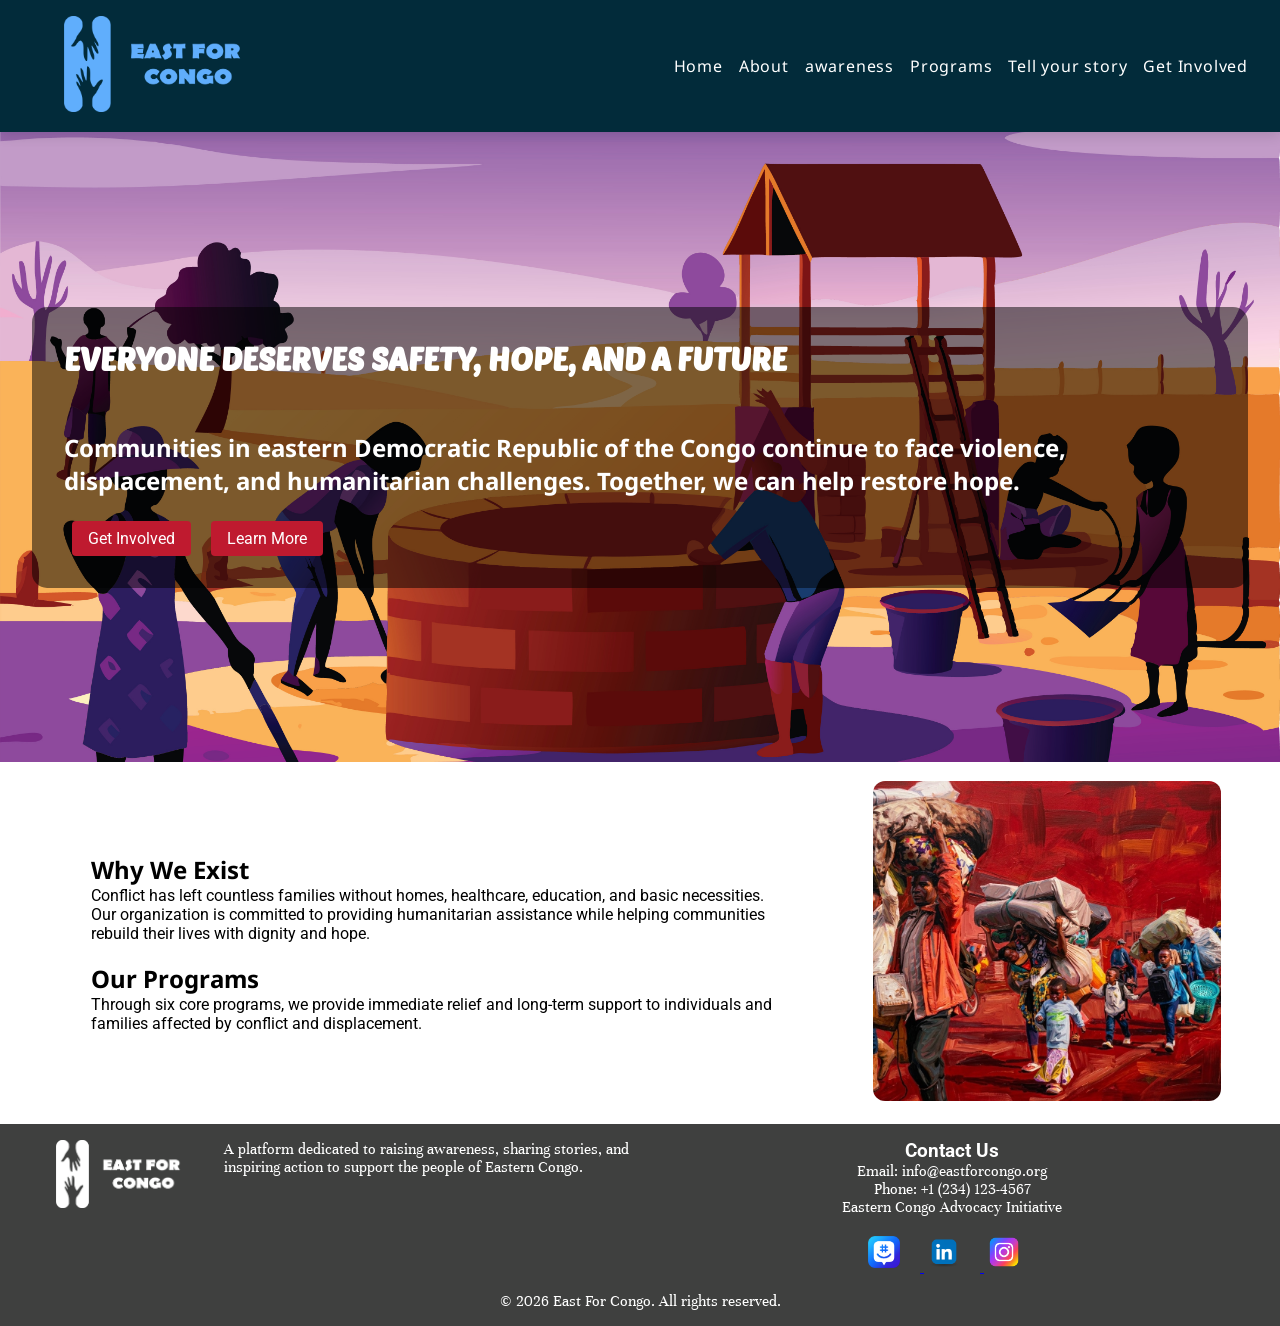
<file: index.html>
<!DOCTYPE html>
<html lang="en">
<head>
    <meta charset="UTF-8">
    <meta name="viewport" content="width=device-width, initial-scale=1.0">
    <link rel="stylesheet" href="css/style.css">
    
    <title>Home</title>
    <!-- Fonts: roboto, Noto sans, Unna static, Poetsen static and comorand -->
    <link rel="preconnect" href="https://fonts.googleapis.com">
    <link rel="preconnect" href="https://fonts.gstatic.com" crossorigin>
    <link href="https://fonts.googleapis.com/css2?family=Cormorant+Garamond:ital,wght@0,300..700;1,300..700&family=Noto+Sans:ital,wght@0,100..900;1,100..900&family=Poetsen+One&family=Roboto:ital,wght@0,100..900;1,100..900&family=Unna:ital,wght@0,400;0,700;1,400;1,700&display=swap" rel="stylesheet">
    
    <!-- Font Awesome -->
    <link rel="stylesheet" href="https://cdnjs.cloudflare.com/ajax/libs/font-awesome/4.7.0/css/font-awesome.min.css">

    <!-- Favicon -->
    <link rel="icon" type="image/png" href="/images/icons/favicon/favicon-96x96.png" sizes="96x96" />
    <link rel="icon" type="image/svg+xml" href="/images/icons/favicon/favicon.svg" />
    <link rel="shortcut icon" href="/images/icons/favicon/favicon.ico" />
    <link rel="apple-touch-icon" sizes="180x180" href="/images/icons/favicon/apple-touch-icon.png" />
    <link rel="manifest" href="/images/icons/favicon/site.webmanifest" />
</head>


<body>
    <header>
        <div class="logo">
           
            <a href="index.html" >
                 <img src="images/logo-EastForCongo bigScreen.png" alt="logo-EastForCongo">
            </a>
        </div>

        <nav>
            <ul id="links">
                <li><a href="index.html">Home</a></li>
                <li><a href="about.html">About</a></li>
                <li><a href="awareness.html">awareness</a></li>
                <li><a href="programs.html">Programs</a></li>
                <li><a href="tell_your_story.html">Tell your story</a></li>
                <li><a href="get_involved.html">Get Involved</a></li>
                
                
            </ul>
        </nav>
        <button class="hamburger" onclick="toggleMenu()">
            &#9776;
        </button>
    </header>

    <main>
        <section id="hero">
            <!-- Hero Section -->
            <div class="hero-content">

                <h1>
                    EVERYONE DESERVES SAFETY, HOPE, AND A FUTURE <br><br>
                </h1>
                <h2>
                   Communities in eastern Democratic Republic of the Congo continue to face violence, displacement, 
                   and humanitarian challenges. Together, we can help restore hope.  
                </h2>

                <div class="hero-buttons">
                    <a href="get_involved.html" class="btn primary">Get Involved</a>
                    <a href="about.html" class="btn secondary">Learn More</a>
                </div>
            </div>
        </section>

        
        <section id="section1-home">

            <div class="home-intro">

                <div class="intro-text">
                    <h2>Why We Exist</h2>

                    <p>
                        Conflict has left countless families without homes, healthcare,
                        education, and basic necessities. Our organization is committed
                        to providing humanitarian assistance while helping communities
                        rebuild their lives with dignity and hope.
                    </p>

                    <br>
                    <h2>Our Programs</h2>
                    

                    <p>
                        Through six core programs, we provide immediate relief and long-term
                        support to individuals and families affected by conflict and displacement.
                    </p>

        
                </div>

                <div class="intro-image">
                    <img src="images/img-homePage.jpg" alt="image displaced families">
                </div>

            </div>

        </section>
        

        <section id="services">
            <!-- Services -->
        </section>

    </main>
    <footer>

        <div class="footer-top">
            <div class="logo-footer">
                <a href="index.html" >
                    <img src="images/logo-eastForCongo-footer.png" alt="logo-EastForCongo" >
                </a>
                <p>A platform dedicated to raising awareness, sharing stories, and inspiring action to support the people of Eastern Congo.</p>
            </div>



            <div class="footer-content">
                <h3>Contact Us</h3>
                <p>Email: info@eastforcongo.org</p>
                <p>Phone: +1 (234) 123-4567</p>
                <p>Eastern Congo Advocacy Initiative</p>
                <a  href="https://groupme.com/contact/125935137/svjpWEwQ " target="_blank" >
                    <img src="images/icons/icon-groupme.png" alt="groupme">
                </a>
                <a  href="https://www.linkedin.com/in/jack-lundula-90a9b42b9?utm_source=share_via&utm_content=profile&utm_medium=member_android" target="_blank" >
                    <img src="images/icons/icon-linkedin.png" alt="LinkedIn">
                </a>
                <a  href="https://www.instagram.com/jacklundula?igsh=ejhsaGdvanRibnly " target="_blank" >
                    <img src="images/icons/icon-instagram.png" alt="Instagram">
                </a>
                
            </div>
        </div>


        <div class="footer-bottom">
            <p>&copy; 2026 East For Congo. All rights reserved.</p>
        </div>
    </footer>
    <script src="js/script.js"></script>
</body>

</html>
</file>
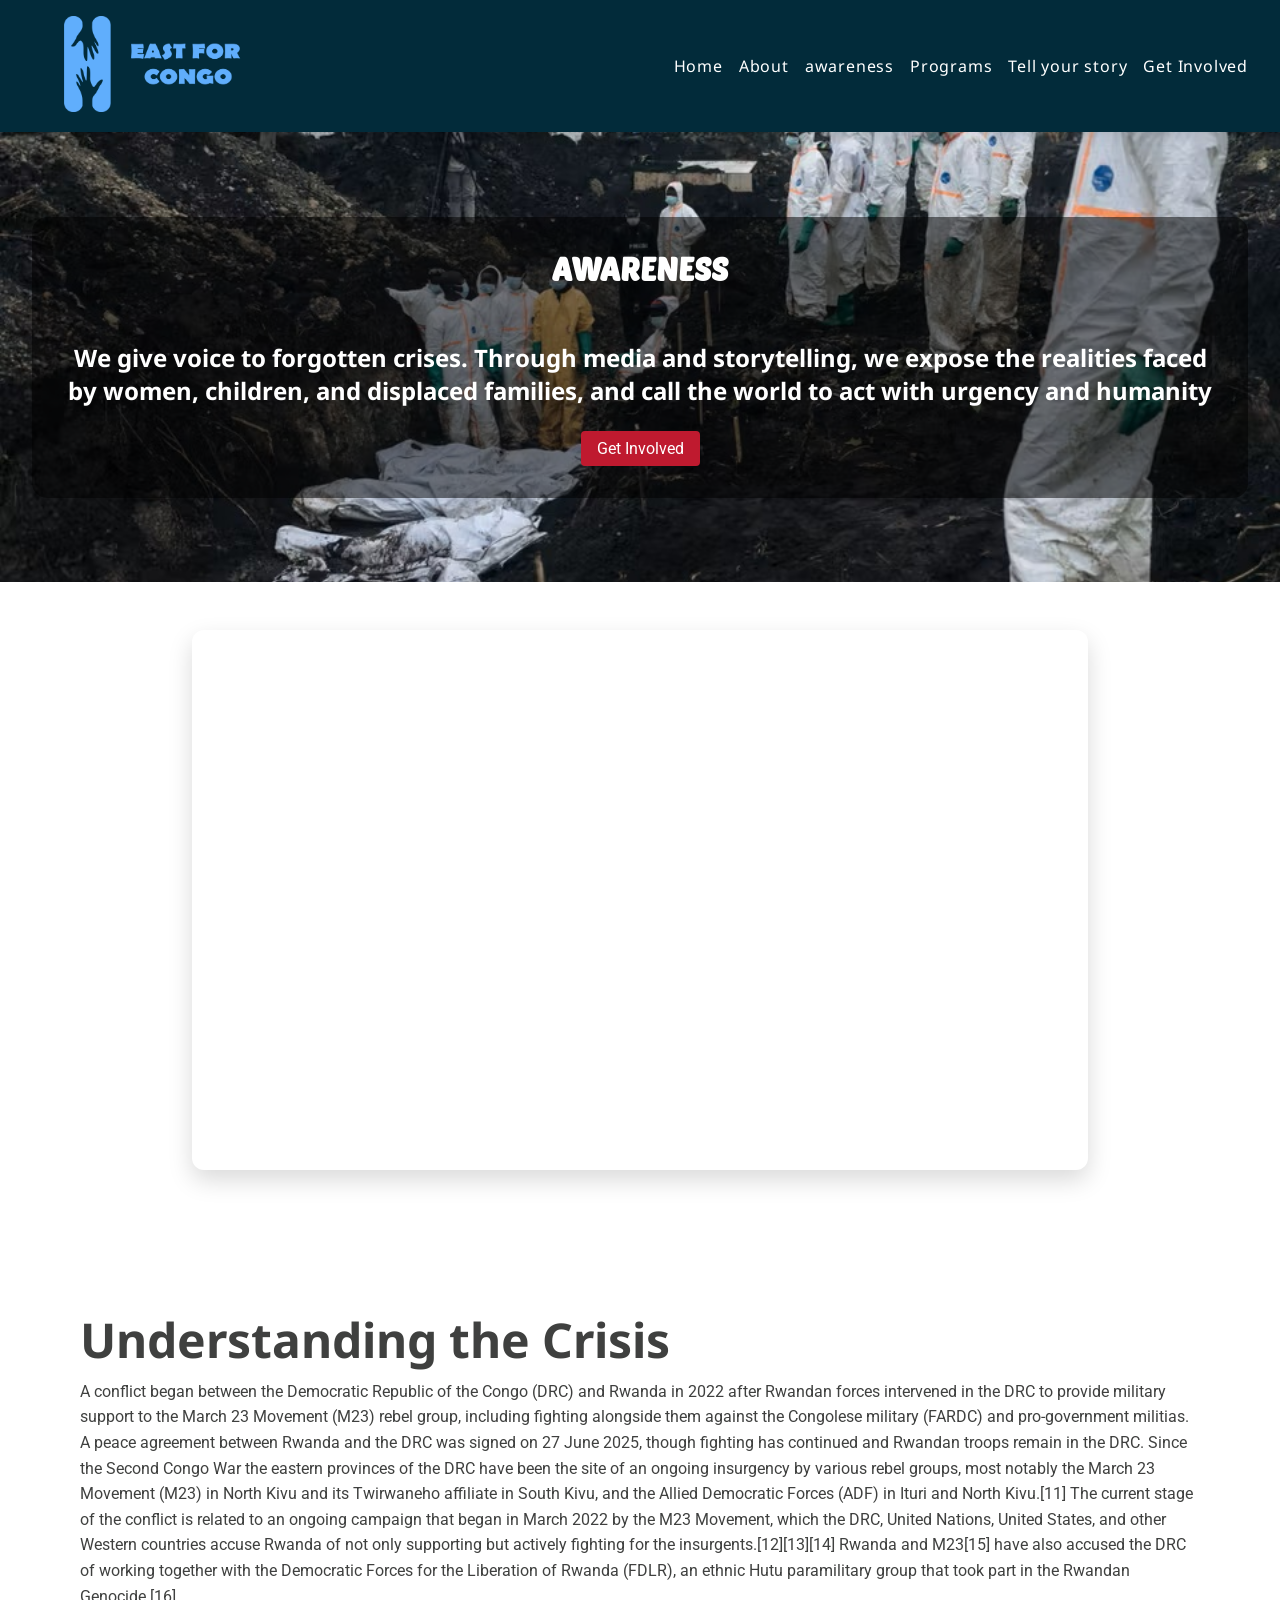
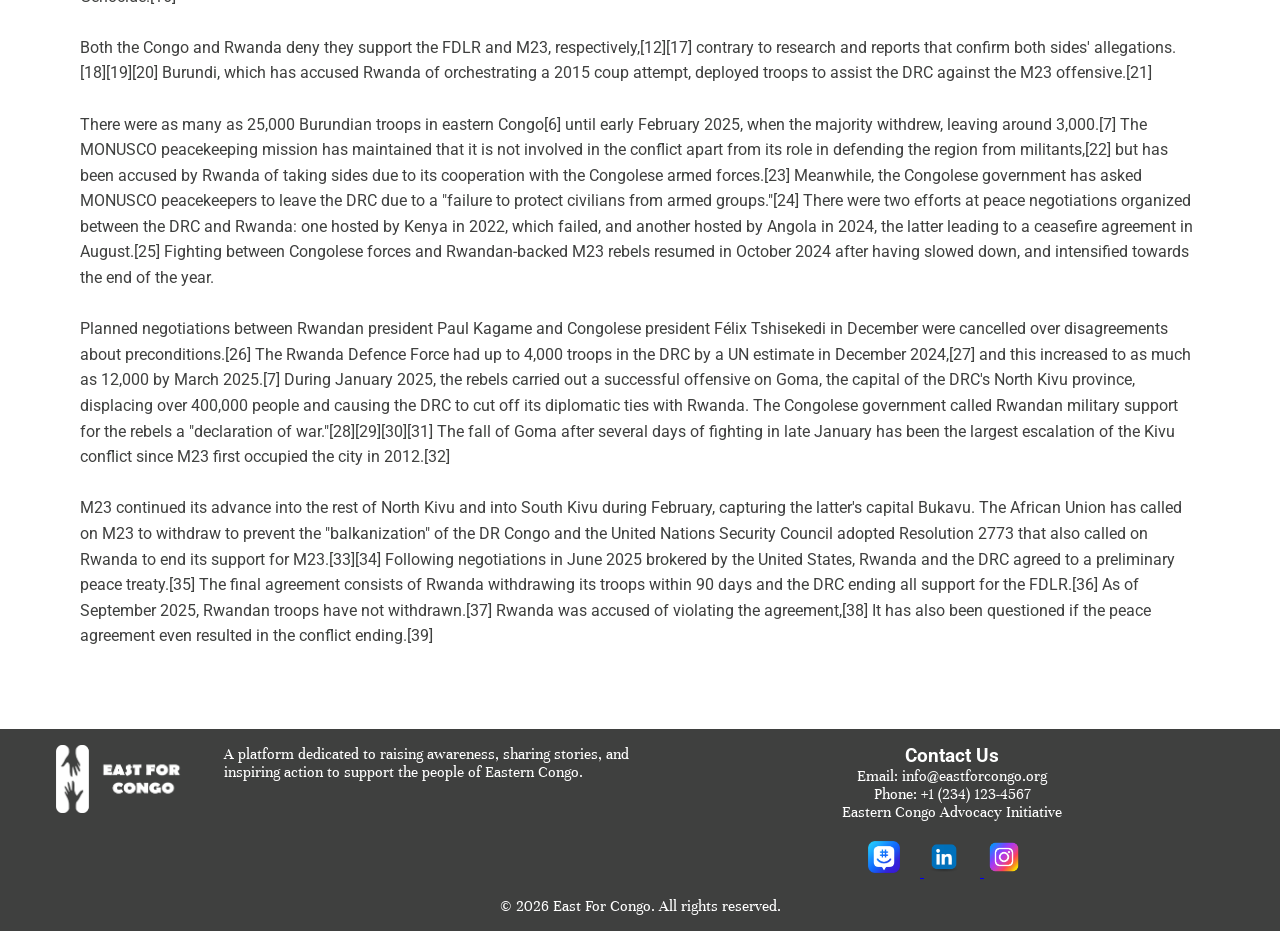
<file: awareness.html>
<!DOCTYPE html>
<html lang="en">
<head>
    <meta charset="UTF-8">
    <meta name="viewport" content="width=device-width, initial-scale=1.0">
    <link rel="stylesheet" href="css/style.css">
    
    <title>Awareness</title>
    
    <!-- Fonts: roboto, Noto sans, Unna static, Poetsen static and comorand -->
    <link rel="preconnect" href="https://fonts.googleapis.com">
    <link rel="preconnect" href="https://fonts.gstatic.com" crossorigin>
    <link href="https://fonts.googleapis.com/css2?family=Cormorant+Garamond:ital,wght@0,300..700;1,300..700&family=Noto+Sans:ital,wght@0,100..900;1,100..900&family=Poetsen+One&family=Roboto:ital,wght@0,100..900;1,100..900&family=Unna:ital,wght@0,400;0,700;1,400;1,700&display=swap" rel="stylesheet">
    

    <!-- Favicon -->
    <link rel="icon" type="image/png" href="/images/icons/favicon/favicon-96x96.png" sizes="96x96" />
    <link rel="icon" type="image/svg+xml" href="/images/icons/favicon/favicon.svg" />
    <link rel="shortcut icon" href="/images/icons/favicon/favicon.ico" />
    <link rel="apple-touch-icon" sizes="180x180" href="/images/icons/favicon/apple-touch-icon.png" />
    <link rel="manifest" href="/images/icons/favicon/site.webmanifest" />

</head>


<body>
    <header>
        <div class="logo">
           
            <a href="index.html" >
                 <img src="images/logo-EastForCongo bigScreen.png" alt="logo-EastForCongo">
            </a>
        </div>

        <nav>
            <ul id="links">
                <li><a href="index.html">Home</a></li>
                <li><a href="about.html">About</a></li>
                <li><a href="awareness.html">awareness</a></li>
                <li><a href="programs.html">Programs</a></li>
                <li><a href="tell_your_story.html">Tell your story</a></li>
                <li><a href="get_involved.html">Get Involved</a></li>
            </ul>
        </nav>
        <button class="hamburger" onclick="toggleMenu()">
        &#9776;
        </button>
    </header>

    <main>
        <section id="hero-awareness">
            <!-- Hero Section -->
            <div class="hero-content">

                <h1>
                    AWARENESS<br><br>
                </h1>

                <h2>
                    We give voice to forgotten crises. 
                    Through media and storytelling, we expose the realities faced by women,
                    children, and displaced families, and call the world to act with urgency and humanity
                </h2>

                <div class="hero-buttons">
                    <a href="get_involved.html" class="btn primary">Get Involved</a>
                    
                </div>
            </div>
        </section>

        <section id="section1-awareness">
            <div class="video-clip">
                <iframe
                    src="https://www.youtube.com/embed/D9cvDyvNmlE?start=109"
                    title="Awareness Video"
                    frameborder="0"
                    allow="accelerometer; autoplay; clipboard-write; encrypted-media; gyroscope; picture-in-picture; web-share"
                    allowfullscreen>
                </iframe>
            </div>
           

        </section>

        <section id="section2-awareness">
            <article>
                <h2>Understanding the Crisis</h2>
                <p>A conflict began between the Democratic Republic of the Congo (DRC) and Rwanda in 2022 after Rwandan forces intervened in the DRC to provide military support to the March 23 Movement (M23) rebel group, including fighting alongside them against the Congolese military (FARDC) and pro-government militias. A peace agreement between Rwanda and the DRC was signed on 27 June 2025, though fighting has continued and Rwandan troops remain in the DRC.

                    Since the Second Congo War the eastern provinces of the DRC have been the site of an ongoing insurgency by various rebel groups, most notably the March 23 Movement (M23) in North Kivu and its Twirwaneho affiliate in South Kivu, and the Allied Democratic Forces (ADF) in Ituri and North Kivu.[11] The current stage of the conflict is related to an ongoing campaign that began in March 2022 by the M23 Movement, which the DRC, United Nations, United States, and other Western countries accuse Rwanda of not only supporting but actively fighting for the insurgents.[12][13][14] Rwanda and M23[15] have also accused the DRC of working together with the Democratic Forces for the Liberation of Rwanda (FDLR), an ethnic Hutu paramilitary group that took part in the Rwandan Genocide.[16]<br><br> Both the Congo and Rwanda deny they support the FDLR and M23, respectively,[12][17] contrary to research and reports that confirm both sides' allegations.[18][19][20]

                    Burundi, which has accused Rwanda of orchestrating a 2015 coup attempt, deployed troops to assist the DRC against the M23 offensive.[21] <br><br> There were as many as 25,000 Burundian troops in eastern Congo[6] until early February 2025, when the majority withdrew, leaving around 3,000.[7] The MONUSCO peacekeeping mission has maintained that it is not involved in the conflict apart from its role in defending the region from militants,[22] but has been accused by Rwanda of taking sides due to its cooperation with the Congolese armed forces.[23] Meanwhile, the Congolese government has asked MONUSCO peacekeepers to leave the DRC due to a "failure to protect civilians from armed groups."[24]

                    There were two efforts at peace negotiations organized between the DRC and Rwanda: one hosted by Kenya in 2022, which failed, and another hosted by Angola in 2024, the latter leading to a ceasefire agreement in August.[25] Fighting between Congolese forces and Rwandan-backed M23 rebels resumed in October 2024 after having slowed down, and intensified towards the end of the year.<br><br> Planned negotiations between Rwandan president Paul Kagame and Congolese president Félix Tshisekedi in December were cancelled over disagreements about preconditions.[26] The Rwanda Defence Force had up to 4,000 troops in the DRC by a UN estimate in December 2024,[27] and this increased to as much as 12,000 by March 2025.[7]

                    During January 2025, the rebels carried out a successful offensive on Goma, the capital of the DRC's North Kivu province, displacing over 400,000 people and causing the DRC to cut off its diplomatic ties with Rwanda. The Congolese government called Rwandan military support for the rebels a "declaration of war."[28][29][30][31] The fall of Goma after several days of fighting in late January has been the largest escalation of the Kivu conflict since M23 first occupied the city in 2012.[32]<br><br> M23 continued its advance into the rest of North Kivu and into South Kivu during February, capturing the latter's capital Bukavu. The African Union has called on M23 to withdraw to prevent the "balkanization" of the DR Congo and the United Nations Security Council adopted Resolution 2773 that also called on Rwanda to end its support for M23.[33][34] Following negotiations in June 2025 brokered by the United States, Rwanda and the DRC agreed to a preliminary peace treaty.[35] The final agreement consists of Rwanda withdrawing its troops within 90 days and the DRC ending all support for the FDLR.[36] As of September 2025, Rwandan troops have not withdrawn.[37] Rwanda was accused of violating the agreement,[38] It has also been questioned if the peace agreement even resulted in the conflict ending.[39]</p>
            </article>
        </section>

    </main>
    <footer>

        <div class="footer-top">
            <div class="logo-footer">
                <a href="index.html" >
                    <img src="images/logo-eastForCongo-footer.png" alt="logo-EastForCongo" >
                </a>
                <p>A platform dedicated to raising awareness, sharing stories, and inspiring action to support the people of Eastern Congo.</p>
            </div>



            <div class="footer-content">
                <h3>Contact Us</h3>
                <p>Email: info@eastforcongo.org</p>
                <p>Phone: +1 (234) 123-4567</p>
                <p>Eastern Congo Advocacy Initiative</p>
                <a  href="https://groupme.com/contact/125935137/svjpWEwQ " target="_blank" >
                    <img src="images/icons/icon-groupme.png" alt="groupme">
                </a>
                <a  href="https://www.linkedin.com/in/jack-lundula-90a9b42b9?utm_source=share_via&utm_content=profile&utm_medium=member_android" target="_blank" >
                    <img src="images/icons/icon-linkedin.png" alt="LinkedIn">
                </a>
                <a  href="https://www.instagram.com/jacklundula?igsh=ejhsaGdvanRibnly " target="_blank" >
                    <img src="images/icons/icon-instagram.png" alt="Instagram">
                </a>
                
            </div>
        </div>


        <div class="footer-bottom">
            <p>&copy; 2026 East For Congo. All rights reserved.</p>
        </div>
    </footer>
    <script src="js/script.js"></script>
</body>

</html>
</file>
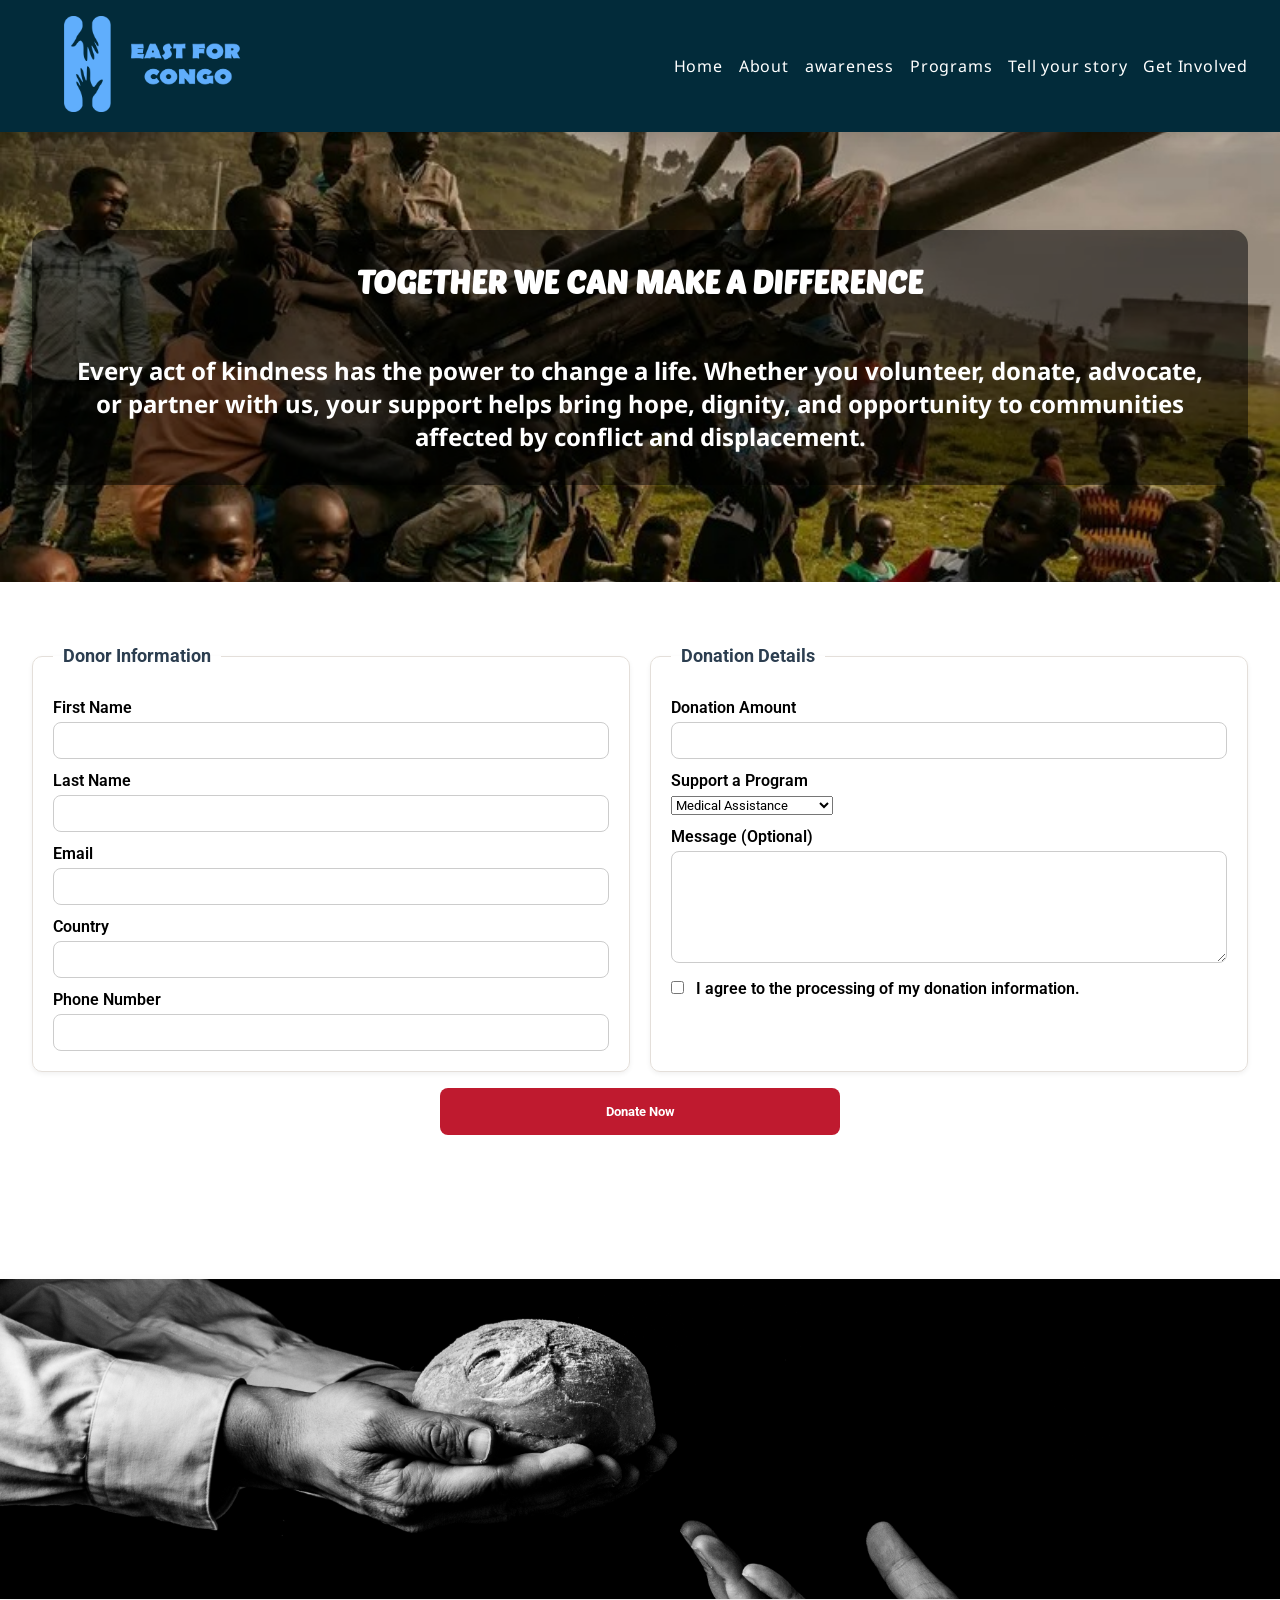
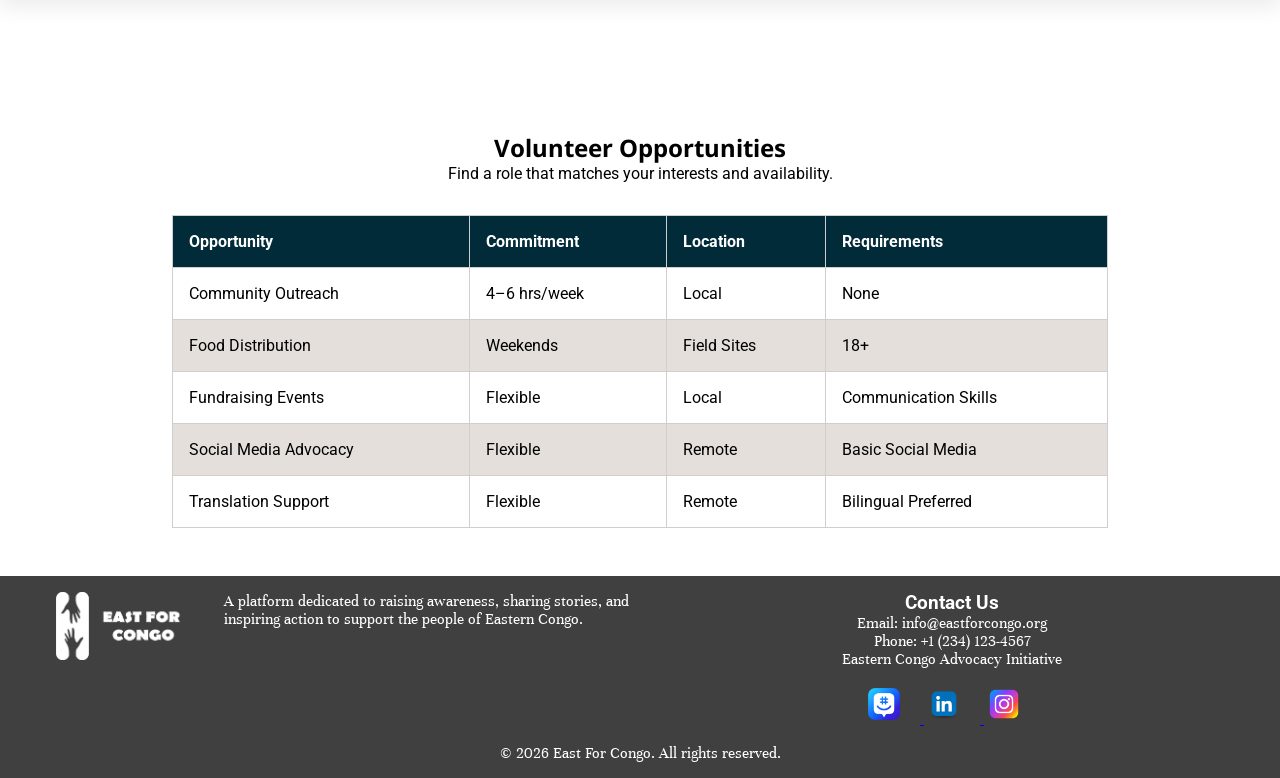
<file: get_involved.html>
<!DOCTYPE html>
<html lang="en">
<head>
    <meta charset="UTF-8">
    <meta name="viewport" content="width=device-width, initial-scale=1.0">
    <link rel="stylesheet" href="css/style.css">
    
    <title>Get Involved</title>
    <!-- Fonts: roboto, Noto sans, Unna static, Poetsen static and comorand -->
    <link rel="preconnect" href="https://fonts.googleapis.com">
    <link rel="preconnect" href="https://fonts.gstatic.com" crossorigin>
    <link href="https://fonts.googleapis.com/css2?family=Cormorant+Garamond:ital,wght@0,300..700;1,300..700&family=Noto+Sans:ital,wght@0,100..900;1,100..900&family=Poetsen+One&family=Roboto:ital,wght@0,100..900;1,100..900&family=Unna:ital,wght@0,400;0,700;1,400;1,700&display=swap" rel="stylesheet">
    <!-- Favicon -->
    <link rel="icon" type="image/png" href="/images/icons/favicon/favicon-96x96.png" sizes="96x96" />
    <link rel="icon" type="image/svg+xml" href="/images/icons/favicon/favicon.svg" />
    <link rel="shortcut icon" href="/images/icons/favicon/favicon.ico" />
    <link rel="apple-touch-icon" sizes="180x180" href="/images/icons/favicon/apple-touch-icon.png" />
    <link rel="manifest" href="/images/icons/favicon/site.webmanifest" />
</head>


<body>
    <header>
        <div class="logo">
           
            <a href="index.html" >
                 <img src="images/logo-EastForCongo bigScreen.png" alt="logo-EastForCongo" >
            </a>
        </div>

        <nav>
            <ul id="links">
                <li><a href="index.html">Home</a></li>
                <li><a href="about.html">About</a></li>
                <li><a href="awareness.html">awareness</a></li>
                <li><a href="programs.html">Programs</a></li>
                <li><a href="tell_your_story.html">Tell your story</a></li>
                <li><a href="get_involved.html">Get Involved</a></li>
            </ul>
        </nav>
        <button class="hamburger" onclick="toggleMenu()">
        &#9776;
        </button>
    </header>

    <main>
        <section id="hero-get-involved">
            <!-- Hero Section -->
            <div class="hero-content">

                <h1>
                    TOGETHER WE CAN MAKE A DIFFERENCE <br><br>
                </h1>
                <h2>
                    Every act of kindness has the power to change a life. Whether you volunteer, donate, advocate, or partner with us,
                    your support helps bring hope, dignity, and opportunity to communities affected by conflict and displacement.
                </h2>

            </div>
        </section>

        

        <section id="section1-get-involved">

            <form action="#" method="post">

                <div class="form-grid">

                    <!-- Personal Information -->
                    <fieldset class="left">

                        <legend>Donor Information</legend>

                        <label for="firstName">First Name</label>
                        <input type="text" id="firstName" name="firstName" required>

                        <label for="lastName">Last Name</label>
                        <input type="text" id="lastName" name="lastName" required>

                        <label for="email">Email</label>
                        <input type="email" id="email" name="email" required>

                        <label for="country">Country</label>
                        <input type="text" id="country" name="country">

                        <label for="phone">Phone Number</label>
                        <input type="tel" id="phone" name="phone">

                    </fieldset>

                    <!-- Donation Details -->
                    <fieldset class="right">

                        <legend>Donation Details</legend>

                        <label for="amount">Donation Amount</label>
                        <input type="number" id="amount" name="amount" min="1" required>

                        <label for="program">Support a Program</label>
                        <select id="program" name="program">
                            <option>Medical Assistance</option>
                            <option>Family Reunification</option>
                            <option>Housing Reconstruction</option>
                            <option>Advocacy & Awareness</option>
                            <option>Food Assistance</option>
                            <option>Education & Employment</option>
                        </select>

                        <label for="message">Message (Optional)</label>
                        <textarea id="message" name="message" rows="6"></textarea>

                        <label>
                            <input type="checkbox" name="consent" required>
                            I agree to the processing of my donation information.
                        </label>

                    </fieldset>

                </div>

                <button type="submit">Donate Now</button>

            </form>
        

            
        </section>

        <section id="section2-get-involved">
            <img src="images/img-get-involved-sec2.jpeg" alt="Get Involved Section 2 Image">
        </section>

       <section id="volunteer-opportunities">
        

            <h2>Volunteer Opportunities</h2>
            <p>Find a role that matches your interests and availability.</p>
            <div class="table-container">
            <table>
                <thead>
                    <tr>
                        <th>Opportunity</th>
                        <th>Commitment</th>
                        <th>Location</th>
                        <th>Requirements</th>
                    </tr>
                </thead>

                <tbody>
                    <tr>
                        <td>Community Outreach</td>
                        <td>4–6 hrs/week</td>
                        <td>Local</td>
                        <td>None</td>
                    </tr>

                    <tr>
                        <td>Food Distribution</td>
                        <td>Weekends</td>
                        <td>Field Sites</td>
                        <td>18+</td>
                    </tr>

                    <tr>
                        <td>Fundraising Events</td>
                        <td>Flexible</td>
                        <td>Local</td>
                        <td>Communication Skills</td>
                    </tr>

                    <tr>
                        <td>Social Media Advocacy</td>
                        <td>Flexible</td>
                        <td>Remote</td>
                        <td>Basic Social Media</td>
                    </tr>

                    <tr>
                        <td>Translation Support</td>
                        <td>Flexible</td>
                        <td>Remote</td>
                        <td>Bilingual Preferred</td>
                    </tr>
                </tbody>
            </table>
            </div>

        </section>

    </main>
    <footer>

        <div class="footer-top">
            <div class="logo-footer">
                <a href="index.html" >
                    <img src="images/logo-eastForCongo-footer.png" alt="logo-EastForCongo" >
                </a>
                <p>A platform dedicated to raising awareness, sharing stories, and inspiring action to support the people of Eastern Congo.</p>
            </div>



            <div class="footer-content">
                <h3>Contact Us</h3>
                <p>Email: info@eastforcongo.org</p>
                <p>Phone: +1 (234) 123-4567</p>
                <p>Eastern Congo Advocacy Initiative</p>
                <a  href="https://groupme.com/contact/125935137/svjpWEwQ " target="_blank" >
                    <img src="images/icons/icon-groupme.png" alt="groupme">
                </a>
                <a  href="https://www.linkedin.com/in/jack-lundula-90a9b42b9?utm_source=share_via&utm_content=profile&utm_medium=member_android" target="_blank" >
                    <img src="images/icons/icon-linkedin.png" alt="LinkedIn">
                </a>
                <a  href="https://www.instagram.com/jacklundula?igsh=ejhsaGdvanRibnly " target="_blank" >
                    <img src="images/icons/icon-instagram.png" alt="Instagram">
                </a>
                
            </div>
        </div>


        <div class="footer-bottom">
            <p>&copy; 2026 East For Congo. All rights reserved.</p>
        </div>
    </footer>
    <script src="js/script.js"></script>
</body>

</html>
</file>
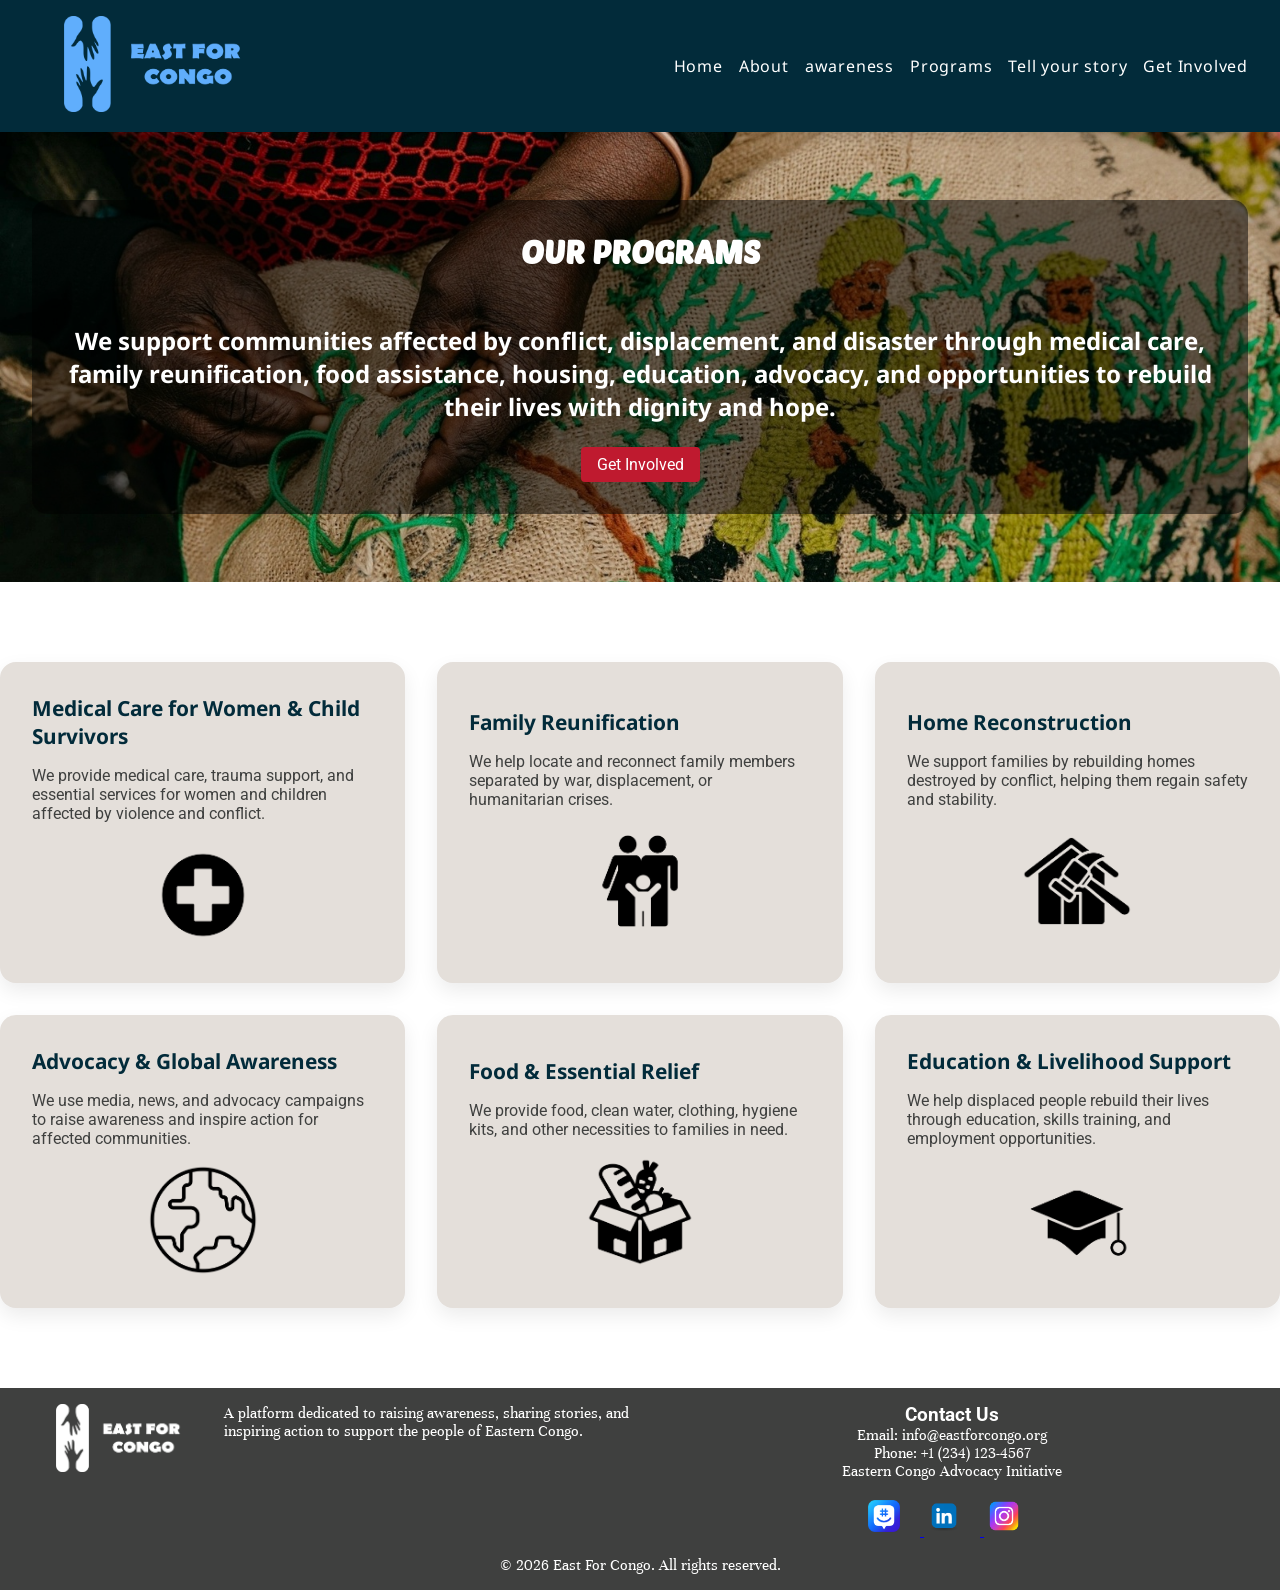
<file: programs.html>
<!DOCTYPE html>
<html lang="en">
<head>
    <meta charset="UTF-8">
    <meta name="viewport" content="width=device-width, initial-scale=1.0">
    <link rel="stylesheet" href="css/style.css">
    
    <title>Programs</title>
    <!-- Fonts: roboto, Noto sans, Unna static, Poetsen static and comorand -->
    <link rel="preconnect" href="https://fonts.googleapis.com">
    <link rel="preconnect" href="https://fonts.gstatic.com" crossorigin>
    <link href="https://fonts.googleapis.com/css2?family=Cormorant+Garamond:ital,wght@0,300..700;1,300..700&family=Noto+Sans:ital,wght@0,100..900;1,100..900&family=Poetsen+One&family=Roboto:ital,wght@0,100..900;1,100..900&family=Unna:ital,wght@0,400;0,700;1,400;1,700&display=swap" rel="stylesheet">
    

    <!-- Favicon -->
    <link rel="apple-touch-icon" sizes="180x180" href="apple-touch-icon.png">
    <link rel="icon" type="image/png" sizes="32x32" href="favicon-32x32.png">
    <link rel="icon" type="image/png" sizes="16x16" href="favicon-16x16.png">
    <link rel="manifest" href="site.webmanifest">
</head>


<body>
    <header>
        <div class="logo">
           
            <a href="index.html" >
                 <img src="images/logo-EastForCongo bigScreen.png" alt="logo-EastForCongo" ">
            </a>
        </div>

        <nav>
            <ul id="links">
                <li><a href="index.html">Home</a></li>
                <li><a href="about.html">About</a></li>
                <li><a href="awareness.html">awareness</a></li>
                <li><a href="programs.html">Programs</a></li>
                <li><a href="tell_your_story.html">Tell your story</a></li>
                <li><a href="get_involved.html">Get Involved</a></li>
            </ul>
        </nav>
        <button class="hamburger" onclick="toggleMenu()">
        &#9776;
        </button>
    </header>

    <main>
        <section id="hero-programs">
            <!-- Hero Section -->
            <div class="hero-content">

                <h1>
                    OUR PROGRAMS <br><br>
                </h1>
                <h2>
                We support communities affected by conflict, displacement, 
                and disaster through medical care, family reunification, 
                food assistance, housing, education, advocacy,
                and opportunities to rebuild their lives with dignity and hope.</h2>

                <div class="hero-buttons">
                    <a href="get_involved.html" class="btn primary">Get Involved</a>

                </div>
            </div>
        </section>

        <section id="section1-programs">
            

        <div class="program-rectangle">
            <div>
                <h3>Medical Care for Women & Child Survivors</h3>
                <p>
                    We provide medical care, trauma support, and essential services
                    for women and children affected by violence and conflict.
                </p>
            </div>
            <div class="program-icon">
                <img src="images/icons/icon-med.png" alt="Medical Care Program Image">
            </div>
        </div>

        <div class="program-rectangle">
            <div>
                <h3>Family Reunification</h3>
                <p>
                    We help locate and reconnect family members separated by war,
                    displacement, or humanitarian crises.
                </p>
            </div>
            <div class="program-icon">
                <img src="images/icons/icon-family.png" alt="Family Reunification Program Image">
            </div>
        </div>

        <div class="program-rectangle">
            <div>
                <h3>Home Reconstruction</h3>
                <p>
                    We support families by rebuilding homes destroyed by conflict,
                    helping them regain safety and stability.
                </p>
            </div>
            <div class="program-icon">
                <img src="images/icons/icon-home.png" alt="Home Reconstruction Program Image">
            </div>
        </div>

        <div class="program-rectangle">

            <div>
                <h3>Advocacy & Global Awareness</h3>
                <p>
                We use media, news, and advocacy campaigns to raise awareness and
                inspire action for affected communities.
                </p>
            </div>
            
                <div class="program-icon">
                    <img src="images/icons/icon global.png" alt="Advocacy Program Image">
                </div>
            </div>

            <div class="program-rectangle">
                <div>
                    <h3>Food & Essential Relief</h3>
                    <p>
                        We provide food, clean water, clothing, hygiene kits, and other
                        necessities to families in need.
                    </p>

                </div>
                <div class="program-icon">
                    <img src="images/icons/icon-food.png" alt="Food Assistance Program Image">
                </div>
            </div>

        <div class="program-rectangle">
            <div>
                <h3>Education & Livelihood Support</h3>
                <p>
                    We help displaced people rebuild their lives through education,
                    skills training, and employment opportunities.
                </p>

            </div>
            
            <div class="program-icon">
                <img src="images/icons/icon-education.png" alt="Education Program Image">
            </div>
        </div>


            
        </section>

        <section id="services">
            <!-- Services -->
        </section>

    </main>
    <footer>

        <div class="footer-top">
            <div class="logo-footer">
                <a href="index.html" >
                    <img src="images/logo-eastForCongo-footer.png" alt="logo-EastForCongo" >
                </a>
                <p>A platform dedicated to raising awareness, sharing stories, and inspiring action to support the people of Eastern Congo.</p>
            </div>



            <div class="footer-content">
                <h3>Contact Us</h3>
                <p>Email: info@eastforcongo.org</p>
                <p>Phone: +1 (234) 123-4567</p>
                <p>Eastern Congo Advocacy Initiative</p>
                <a  href="https://groupme.com/contact/125935137/svjpWEwQ " target="_blank" >
                    <img src="images/icons/icon-groupme.png" alt="groupme">
                </a>
                <a  href="https://www.linkedin.com/in/jack-lundula-90a9b42b9?utm_source=share_via&utm_content=profile&utm_medium=member_android" target="_blank" >
                    <img src="images/icons/icon-linkedin.png" alt="LinkedIn">
                </a>
                <a  href="https://www.instagram.com/jacklundula?igsh=ejhsaGdvanRibnly " target="_blank" >
                    <img src="images/icons/icon-instagram.png" alt="Instagram">
                </a>
                
            </div>
        </div>


        <div class="footer-bottom">
            <p>&copy; 2026 East For Congo. All rights reserved.</p>
        </div>
    </footer>
    <script src="js/script.js"></script>
</body>

</html>
</file>
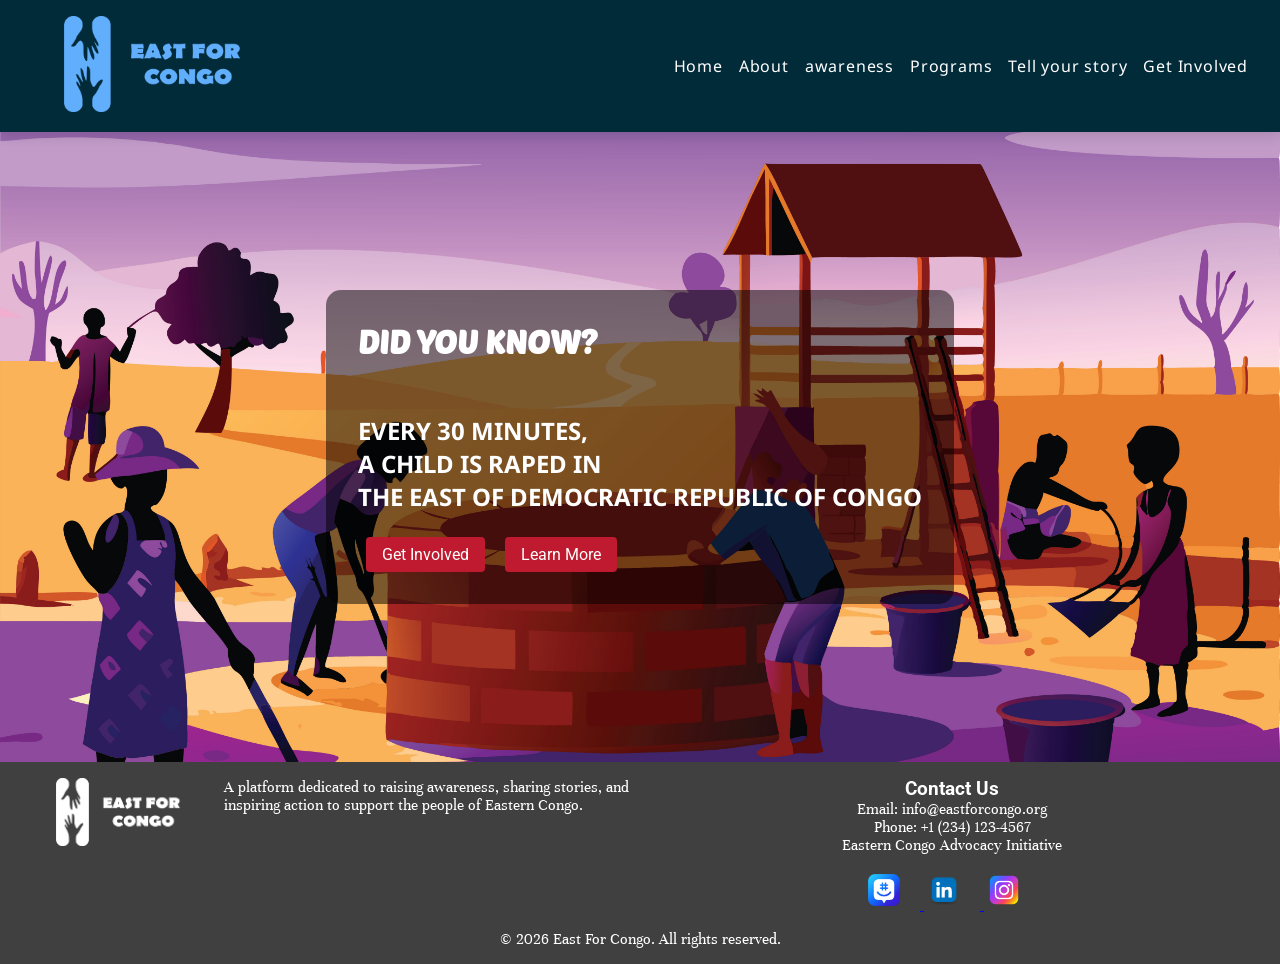
<file: template.html>
<!DOCTYPE html>
<html lang="en">
<head>
    <meta charset="UTF-8">
    <meta name="viewport" content="width=device-width, initial-scale=1.0">
    <link rel="stylesheet" href="css/style.css">
    
    <title>Template</title>
   <!-- Fonts: roboto, Noto sans, Unna static, Poetsen static and comorand -->
    <link rel="preconnect" href="https://fonts.googleapis.com">
    <link rel="preconnect" href="https://fonts.gstatic.com" crossorigin>
    <link href="https://fonts.googleapis.com/css2?family=Cormorant+Garamond:ital,wght@0,300..700;1,300..700&family=Noto+Sans:ital,wght@0,100..900;1,100..900&family=Poetsen+One&family=Roboto:ital,wght@0,100..900;1,100..900&family=Unna:ital,wght@0,400;0,700;1,400;1,700&display=swap" rel="stylesheet">
    
    <!-- Favicon -->
    <link rel="icon" type="image/png" href="/images/icons/favicon/favicon-96x96.png" sizes="96x96" />
    <link rel="icon" type="image/svg+xml" href="/images/icons/favicon/favicon.svg" />
    <link rel="shortcut icon" href="/images/icons/favicon/favicon.ico" />
    <link rel="apple-touch-icon" sizes="180x180" href="/images/icons/favicon/apple-touch-icon.png" />
    <link rel="manifest" href="/images/icons/favicon/site.webmanifest" />
</head>


<body>
    <header>
        <div class="logo">
           
            <a href="index.html" >
                 <img src="images/logo-EastForCongo bigScreen.png" alt="logo-EastForCongo">
            </a>
        </div>

        <nav>
            <ul id="links">
                <li><a href="index.html">Home</a></li>
                <li><a href="about.html">About</a></li>
                <li><a href="awareness.html">awareness</a></li>
                <li><a href="programs.html">Programs</a></li>
                <li><a href="tell_your_story.html">Tell your story</a></li>
                <li><a href="get_involved.html">Get Involved</a></li>
            </ul>
        </nav>
        <button class="hamburger" onclick="toggleMenu()">
        &#9776;
        </button>
    </header>

    <main>
        <section id="hero">
            <!-- Hero Section -->
            <div class="hero-content">

                <h1>
                    DID YOU KNOW? <br><br>
                </h1>
                <h2>
                    EVERY 30 MINUTES, <br>
                     A CHILD IS RAPED IN <br>
                     THE EAST OF DEMOCRATIC REPUBLIC OF CONGO
                </h2>

                <div class="hero-buttons">
                    <a href="get_involved.html" class="btn primary">Get Involved</a>
                    <a href="about.html" class="btn secondary">Learn More</a>
                </div>
            </div>
        </section>

        <section id="about">
            <!-- About -->
        </section>

        <section id="services">
            <!-- Services -->
        </section>

    </main>
    <footer>

        <div class="footer-top">
            <div class="logo-footer">
                <a href="index.html" >
                    <img src="images/logo-eastForCongo-footer.png" alt="logo-EastForCongo" >
                </a>
                <p>A platform dedicated to raising awareness, sharing stories, and inspiring action to support the people of Eastern Congo.</p>
            </div>



            <div class="footer-content">
                <h3>Contact Us</h3>
                <p>Email: info@eastforcongo.org</p>
                <p>Phone: +1 (234) 123-4567</p>
                <p>Eastern Congo Advocacy Initiative</p>
               <a  href="https://groupme.com/contact/125935137/svjpWEwQ " target="_blank" >
                    <img src="images/icons/icon-groupme.png" alt="groupme">
                </a>
                <a  href="https://www.linkedin.com/in/jack-lundula-90a9b42b9?utm_source=share_via&utm_content=profile&utm_medium=member_android" target="_blank" >
                    <img src="images/icons/icon-linkedin.png" alt="LinkedIn">
                </a>
                <a  href="https://www.instagram.com/jacklundula?igsh=ejhsaGdvanRibnly " target="_blank" >
                    <img src="images/icons/icon-instagram.png" alt="Instagram">
                </a>
            </div>
        </div>


        <div class="footer-bottom">
            <p>&copy; 2026 East For Congo. All rights reserved.</p>
        </div>
    </footer>
    <script src="js/script.js"></script>
</body>

</html>
</file>
<file: css/style.css>
:root {
  --carmine: #bf1a2f;
  --jet-black: #022b3a;
  --white: #ffffff;
  --dust-grey: #e4dfda;
  --gunmetal: #3f403f;
}

* {
  margin: 0;
  padding: 0;
  box-sizing: border-box;
  font-family: "Roboto", Arial, Helvetica, sans-serif;
}

html, body {
    height: 100%;
}

body {
    min-height: 100vh;
    display: flex;
    flex-direction: column;
    
}
main {
    flex: 1;
    
}




/*fonts*/
header li a {
  font-family: "Noto Sans", Arial, Helvetica, sans-serif;
  font-size: 1rem;
  letter-spacing: 0.05rem;
}

main h1, main h2, main h3, main h4, main h5, main h6 {
  font-family: "Noto Sans", Arial, Helvetica, sans-serif;
  
}


header {
  background-color: var(--jet-black);
  color: var(--white);
  box-shadow: 0 4px 12px rgba(0, 0, 0, 0.12);
  padding: 1rem;
  padding-left: 4rem;
  padding-right: 2rem;
  position: sticky;
  top: 0;
  display: flex;
  justify-content: space-between;
  align-items: center;
  width: 100%;
}

header img{
  height: 6rem;
  width: auto;
}




/* DESKTOP MENU */
#links {
  display: flex;
  list-style: none;
  gap: 1rem;


}

#links li a {
  color: var(--white);
  text-decoration: none;
  
}

#links li :hover {
  color: var(--dust-grey);
  background-color:#60AEFC;
  padding: 0.5rem;
  border-radius: 4px;
  transform: scale(1.5);
  transition: all 0.3s ease;
}

/* HAMBURGER */
.hamburger {
  display: none;
  font-size: 2rem;
  background: none;
  border: none;
  color: white;
  cursor: pointer;
}





/*Footer================================*/


footer {
  background-color: var(--gunmetal);
  color: var(--white);
  text-align: center;
  padding: 1rem;
  bottom: 0;
  display: flex;
  flex-direction: column;
  font-family: "Unna", Georgia, "Times New Roman", serif;


}

footer p {
  font-family: "Unna", Georgia, "Times New Roman", serif;
}

.footer-top {

  display: flex;
  flex-direction: row;
}

.logo-footer{
  flex: 1;
  display: flex;
  flex-direction: row;
  
}
.logo-footer a {
  flex: 0.5;
 
  padding: 0rem;
}
.logo-footer p {
  flex: 1;
  text-align: left;


}

.footer-content {

  flex: 1;

}


.footer-bottom {
  margin-top: 1rem;
}



.logo-footer img {
  width: 8rem;
  height: auto;
}

.footer-content img {
  display: inline-block;
  margin-top: 1rem;
  width: 2.5rem;
  height: 2.5rem;
  margin-right: 1rem;
}

.footer-content a:hover img {
  cursor: pointer;
  transform: scale(1.2);
}

/*HERO SECTION ==============*/

#hero {

    height: 70vh;
    display: flex;
    justify-content: center;
    align-items: center;
    text-align: left;
    padding: 2rem;

    background-image: url("../images/hero-homePage.jpeg");
    background-size: cover;
    background-position: center;
    background-repeat: no-repeat;

    color: white;
}

.hero-content { 
  background-color: rgba(0, 0, 0, 0.5);
  padding: 2rem;
  border-radius: 15px;
  font-family: "Poetsen One", serif;
}

.hero-buttons a {
  display: inline-block;
  padding: 0.5rem 1rem;
  margin: 0 0.5rem;
  text-decoration: none;
  border-radius: 4px;
  background-color: var(--carmine);
  color: var(--white);
}

.hero-buttons {
  margin-top: 1.5rem;
}

.hero-buttons a:hover {
  transform: scale(1.2);
  transition: all 0.3s ease;
}

.hero-content h1 {
  font-size: clamp(1.5rem, 2.5vw, 3rem);
  margin-bottom: 1rem;
  font-family: "Poetsen One", "Trebuchet MS", Verdana, sans-serif;
  
}


#section2-home {
    padding: 2rem;

}

.home-intro {
    max-width: 1200px;
    margin: 0 auto;

    display: flex;
    align-items: center;
    gap: 3rem;
}

.intro-text {
    flex: 2;   /* takes more space */
    padding-left: 2rem;
     margin:1.2rem;
}

.intro-image {
    flex: 1;   /* smaller image */
    margin:1.2rem;
}

.intro-image img {
    width: 100%;
    height:20rem;
    object-fit: cover;
    border-radius: 12px;   
}








/* Mobile */
@media (max-width: 800px) {

  .hamburger {
    display: block;
  }

  nav {
    width: 100%;
  }

  #links {
    display: none; /* hidden by default */
    flex-direction: column;
    text-align: center;
    padding-top: 1rem;
  }

  header {
    flex-wrap: wrap;
  }

  header img{
  height: 4rem;
  width: auto;
  }
    #links.active {
    display: flex; 
  }

  header {
    flex-wrap: wrap;
    justify-content: center;
  }

  #hero, #hero-Tell-us,
  #hero-programs, 
  #hero-awareness ,
  #hero-about,
  #hero-get-involved{
    height: 40vh;
    font-size: clamp(0.5rem, 1.5vw, 2rem);
    padding: 1rem;

  }
/*Footer responsive==========*/
.footer-top {
    flex-direction: column;
  }

  .logo-footer,
  .footer-content {
    flex: 1;
    margin-bottom: 1rem;
  }

  /*content responsive=============*/
  .intro-text {
    font-size: clamp(0.9rem, 1.5vw, 2rem);
}

  

  
}


@media (max-width: 480px) {

  /*HEADER RESPONSIVE========================*/
  header img{
  height: 2.5rem;
  width: auto;
  }

  /*FOOTER RESPONSIVE========================*/
  .logo-footer img {
    width: 6rem;
    height: auto;
  }
  .footer-top {
    flex-direction: column;
    font-size: 0.8rem;
  }

  .logo-footer{
    flex-direction: column;
    font-size: 0.8rem;
    
  }
  .logo-footer p {
    text-align: center;
  }
  .footer-bottom {
    font-size: 0.6rem;
  }

  .footer-content img {
 
  margin-top: 1rem;
  width: 1.7rem;
  height: 1.7rem;
  margin-right: 1rem;
 }

  /*HERO SECTION RESPONSIVE========================*/


  .hero-content { 
    padding: 1rem;

  }

  .hero-buttons {
    display: flex;
    flex-direction: column;
    align-items: center;
    margin-top: 0.1rem;

  }
  .hero-buttons a {

    margin: 0.2rem 0;
  }

  /*Content responsive=============*/

  .home-intro {
    flex-direction: column;
    text-align: center;
  }

  .intro-text {
    padding-top: 5rem;
    padding-left: 0;
    margin: 1rem;
  }


  #hero .hero-content{
    margin-top: 5rem;
  }

  

}






/*==========================================================*/
/*Tell YOUR STORY PAGE==============*/

/*HERO======*/

#hero-Tell-us {
  height: 50vh;
  display: flex;
  justify-content: center;
  align-items: center;
  text-align: center;
  padding: 2rem;

  background-image: url("../images/hero-tell-us.jpeg");
  background-size: cover;
  background-position: center;
  background-repeat: no-repeat;

  color: white;
}

/*FORM==========================*/
#section1-tell-us{
  padding: 5rem;
  margin: 0 auto;
  max-width: 85rem;
  
}


.story-form {
    background: white;
    padding: 25px 30px;
    border-radius: 12px;
    width: 100%;
    max-width: 900px;
    box-shadow: 0 10px 25px rgba(0,0,0,0.08);
}


.form-grid {
    display: grid;
    grid-template-columns: 1fr 1fr;
    gap: 20px;
}


fieldset {
    border: 1px solid var(--dust-grey);
    border-radius: 10px;
    padding: 20px;
    box-shadow: 0 2px 5px rgba(0,0,0,0.06);
    border-color: var(--dust-grey);
}


legend {
    font-weight: bold;
    font-size: 1.1rem;
    color: #2c3e50;
    padding: 0 10px;
}


label {
    display: block;
    margin-top: 12px;
    margin-bottom: 5px;
    font-weight: 600;
}


input, textarea {
    width: 100%;
    padding: 10px;
    border: 1px solid #ccc;
    border-radius: 8px;
    box-sizing: border-box;
}


input:focus, textarea:focus {
    border-color: #4a90e2;
    outline: none;
    box-shadow: 0 0 0 3px rgba(74,144,226,0.2);
}

/* Checkbox fix */
input[type="checkbox"] {
    width: auto;
    margin-right: 8px;
}

/* Submit button centered under both columns */
/*For Tell Your Story, and Get Involved */
#section1-tell-us button,
#section1-get-involved button {
  
    width: 25rem;
    padding: 1rem;
    background-color: var(--carmine);
    color: white;
    border: none;
    border-radius: 0.5rem; 
    font-weight: bold;
    cursor: pointer;

    display: block;
    width: 25rem;
    margin: 1rem auto 0;
}

#section1-tell-us  button:hover {
    background-color: rgb(144, 0, 0) ;

}

/* Responsive =================================== */

/*grid for the form */
@media (max-width: 768px) {
    .form-grid {
        grid-template-columns: 1fr;
    }

    #section1-tell-us button,
    #section1-get-involved button {
        width: 100%;
    }

    #section1-tell-us {
        padding: 2rem;
    }
}









/*PAGE PROGRAMS====================================*/

#hero-programs{
  height: 50vh;
  display: flex;
  justify-content: center;
  align-items: center;
  text-align: center;
  padding: 2rem;

  background-image: url("../images/hero-program.jpg");
  background-size: cover;
  background-position: center;
  background-repeat: no-repeat;

  color: white;

}

#section1-programs {
    max-width: 85rem;
    margin: 5rem auto;
    display: grid;
    grid-template-columns: 1fr 1fr 1fr;
    gap: 2rem;
}

.program-rectangle {
    background: var(--dust-grey);
    padding: 2rem;
    border-radius: 1rem;
    box-shadow: 0 8px 20px rgba(0, 0, 0, 0.08);
    display: flex;
    flex-direction: column;
    justify-content: center;

}



.program-rectangle h3 {
    margin-bottom: 1rem;
    color: var(--jet-black);
    font-size: 1.3rem;
}

.program-rectangle p {
    color: var(--gunmetal);
}

.program-icon {
    display: flex;
    justify-content: center;
    align-items: center;
    margin-top: 1rem;
}
.program-icon img {
    max-width:7rem;
    max-height: 7rem;
}

.program-rectangle img:hover {
    transform: scale(1.3);
    transition: all 0.3s ease;
}




@media (max-width: 768px) {
    #section1-programs {
        grid-template-columns: 1fr 1fr;
    }
    .program-icon img {
    max-width:5rem;
    max-height: 5rem;
}
}

@media (max-width: 480px) {
    #section1-programs {
        grid-template-columns: 1fr;
    }
    .program-icon img {
    max-width:3rem;
    max-height: 3rem;
}
}





/*AWARENESS PAGE===================*/

#hero-awareness {
  height: 50vh;
  display: flex;
  justify-content: center;
  align-items: center;
  text-align: center;
  padding: 2rem;

  background-image: url("../images/hero-awareness.jpg");
  background-size: cover;
  background-position: center;
  background-repeat: no-repeat;

  color: white;
}


.video-clip {
    max-width: 60rem;
    margin: 3rem auto;
    padding: 0 2rem;
    aspect-ratio: 16 / 9;
}

.video-clip iframe {
    width: 100%;
    height: 100%;
    border-radius: 12px;
    box-shadow: 0 10px 25px rgba(0,0,0,0.15);
}


#section2-awareness {
    color: var(--gunmetal);
    line-height: 1.6;
    padding: 5rem;

}

#section2-awareness p {
  column-gap: 2rem;
    column-count: 2;
}

#section2-awareness h2 {
    
    font-size: 5rem;
}


/*RESPONSIVE AWARENESS PAGE*/

@media (max-width: 1280px) {
    #section2-awareness p {
        column-count: 1;
    }

    #section2-awareness h2 {
        font-size: clamp(1.80rem, 5vw, 3rem);
    }
}

@media (max-width: 768px) {
    #section2-awareness  {
        padding: 2rem;
    }
}

@media (max-width: 480px) {
    #section2-awareness  {
        padding: 1.5rem;
    }
}







/*ABOUT PAGE=========================*/

#hero-about {
  height: 50vh;
  display: flex;
  justify-content: center;
  align-items: center;
  text-align: center;
  padding: 2rem;

  background-image: url("../images/hero-about.jpeg");
  background-size: cover;
  background-position: center;
  background-repeat: no-repeat;

  color: white;
}

#section1-about {
    padding: 1rem;
}

.founders {

    margin: 0 auto;

    display: flex;
    flex-direction: row;
    gap: 5rem;
    justify-content: center;
    color: var(--gunmetal);
}

.founder {

    background:var(--dust-grey);
    
    border-radius: 12px;
    box-shadow: 0 8px 20px rgba(0,0,0,0.08);
    display: flex;
    padding: 1rem;
    height: auto;
    flex: 1fr;
    margin: 0 1rem;
}


.founder img {

    width: 4.5rem;
    height: 4.5rem;
    object-fit: cover;
    border-radius: 50%;
}

.founder-info {
  padding-left: 0.8rem;

}


/*SECTION2================*/

#section2-about {
  display: flex;
  flex-direction: row;
  padding: 2rem;
  margin-top: 3rem;
  font-size: clamp(0.8rem, 2vw, 1.25rem);
}

#section2-about img {
  flex: 1;
  max-width: 50%;
  height: auto;
  margin-right: 2rem;
  box-shadow: 0 8px 20px rgba(0,0,0,0.08);
}

#section2-about .about-content {
  box-shadow: 0 8px 20px rgba(0,0,0,0.08);
  margin-right: 2rem;
  padding: 2rem;
  flex: 1;
}

/*about-content buttons===========*/


#about h1 {
    text-align: center;
    margin-bottom: 2rem;
}


.about-content-btn {
    width: 100%;
    padding: 1rem;
    margin-top: 2rem;

    background: var(--jet-black);
    color: white;
    border: none;
    border-radius: 0.5rem;

    text-align: left;
    font-size: 1rem;
    font-weight: bold;
    cursor: pointer;
    
}

.about-content-btn:hover {
    background: #154a68;
}

/* hidden by default */
.about-hidden-content {
    display: none;

    padding: 2rem;
    
    border-radius: 0 0 0.5rem 0.5rem;

    line-height: 1.6;
}



/*Responsive*/


@media (max-width: 985px) {


  .founder-info {
    font-size: clamp(0.6rem, 2vw, 1rem);
  }



    .founders{
      flex-direction: column;
      gap: 1rem;
    }

    .founder img{
      width: 4rem;
      height: 4rem;
    }

    #section2-about {
      flex-direction: column;
      align-items: center;
      gap: 2rem;
      margin-top: 2rem;
    }

    #section2-about img {
    max-width: 70%;
    height: auto;

   }



}





/*Get Involved PAGE=========================*/

#hero-get-involved {
  height: 50vh;
  display: flex;
  justify-content: center;
  align-items: center;
  text-align: center;
  padding: 2rem;

  background-image: url("../images/hero-get-involved.jpg");
  background-size: cover;
  background-position: center;
  background-repeat: no-repeat;

  color: white;
}

/*TABLE ============*/
#volunteer-opportunities {
    max-width: 1000px;
    margin: 3rem auto;
    padding: 0 2rem;
}

#volunteer-opportunities h2,
#volunteer-opportunities p {
    text-align: center;
}

table {
    width: 100%;
    border-collapse: collapse;
    margin-top: 2rem;
}

th,
td {
    border: 1px solid #d0cfcf;
    padding: 1rem;
    text-align: left;
}

th {
    background-color: var(--jet-black);
    color: white;
}

tr:nth-child(even) {
    background-color: var(--dust-grey);
}

tr:hover {
    background-color: var(--carmine);
}

.table-container {
    overflow-x: auto;
}

table {
    width: 100%;
    border-collapse: collapse;
}


/*Donation Form*/

#section1-get-involved {
    margin-top: 10rem;
    margin-bottom: 4rem;
    margin: 0 auto;
    max-width: 80rem;
    padding: 4rem 2rem;
}

#section2-get-involved img{
    margin-top: 5rem;
    margin-bottom: 5rem;
    height: 20rem;
    width: 100%;
    object-fit: cover;
    box-shadow: 0 8px 20px rgba(0,0,0,0.08);
}


@media (max-width: 768px) {

   #section2-get-involved img{
    height: 10rem;
    width: 100%;
    object-fit: cover;
}}





@media print {

    nav,
    footer,
    button {
        display: none !important;
    }

    body {
        font-size: 12pt;
        color: black;
        background: white;
    }

    section {
        page-break-inside: avoid;
    }

    .about-hidden-content {
        display: block;
    }

}
</file>
